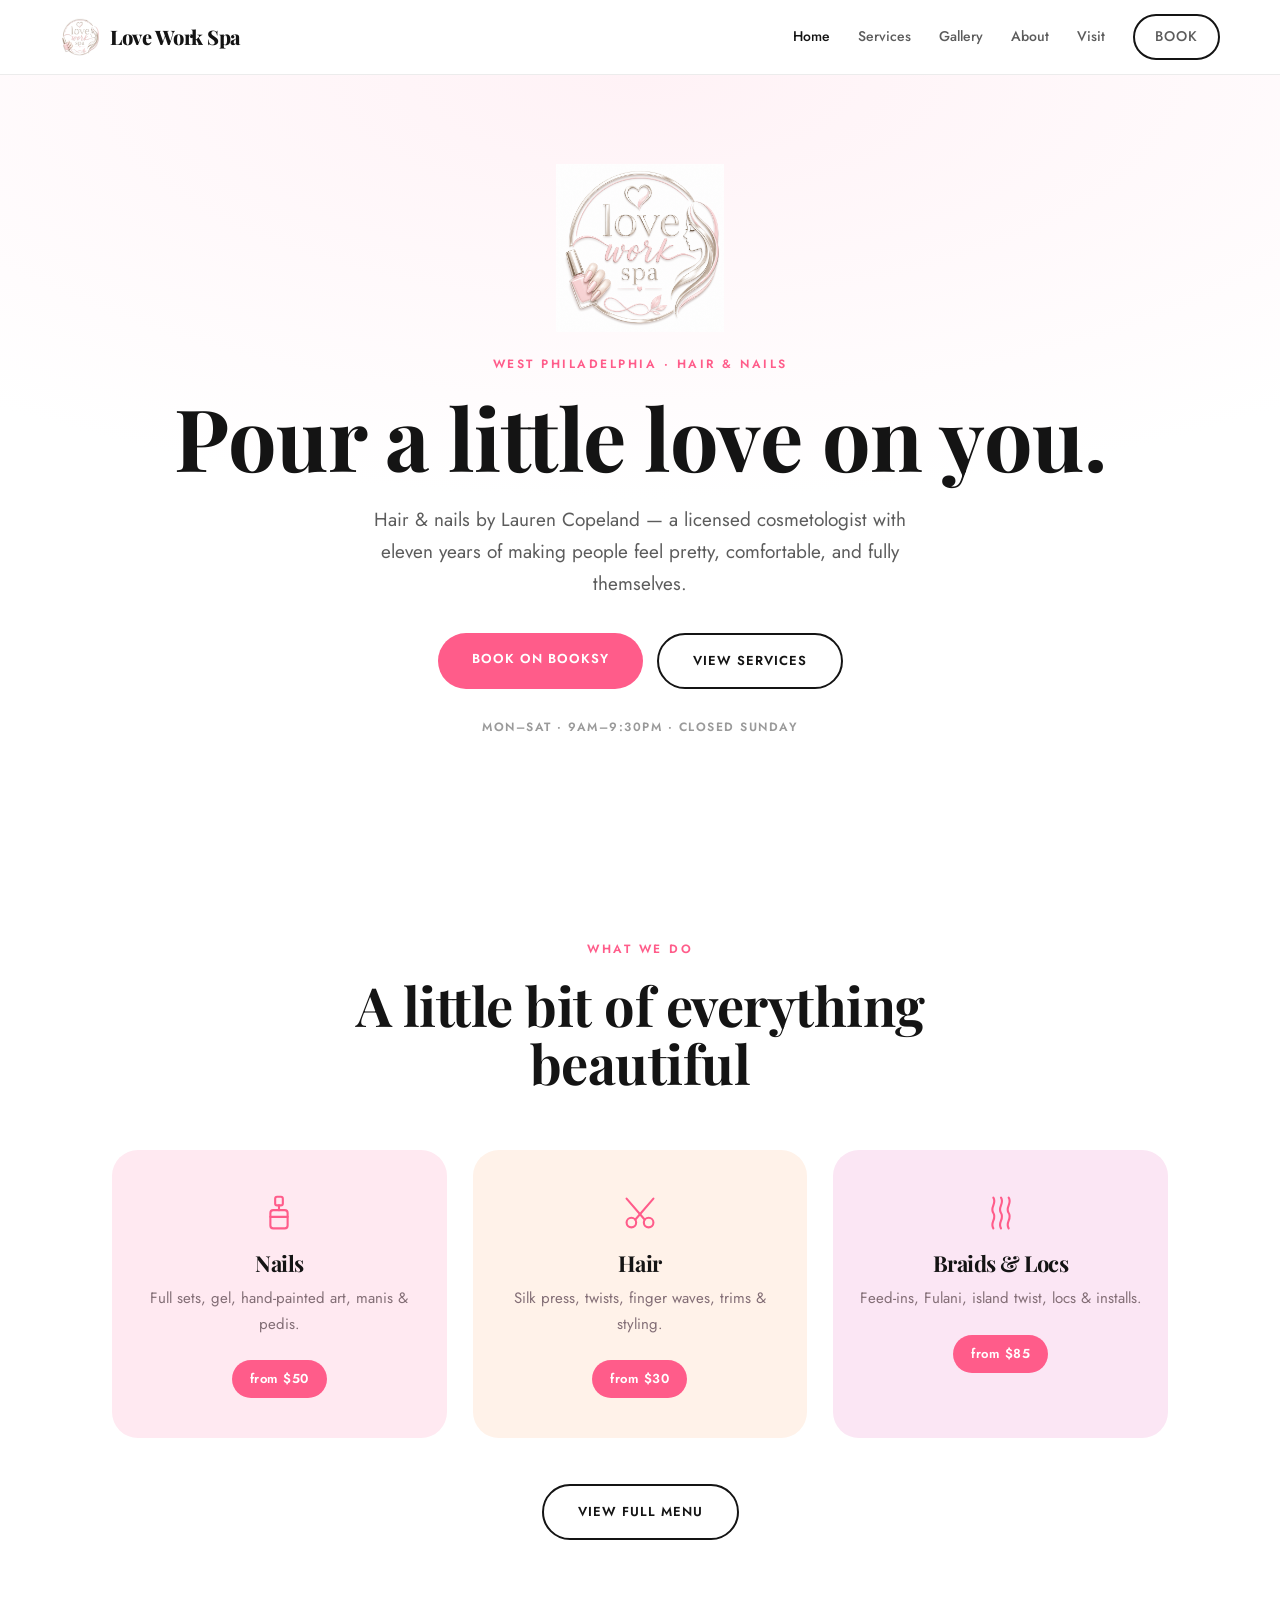
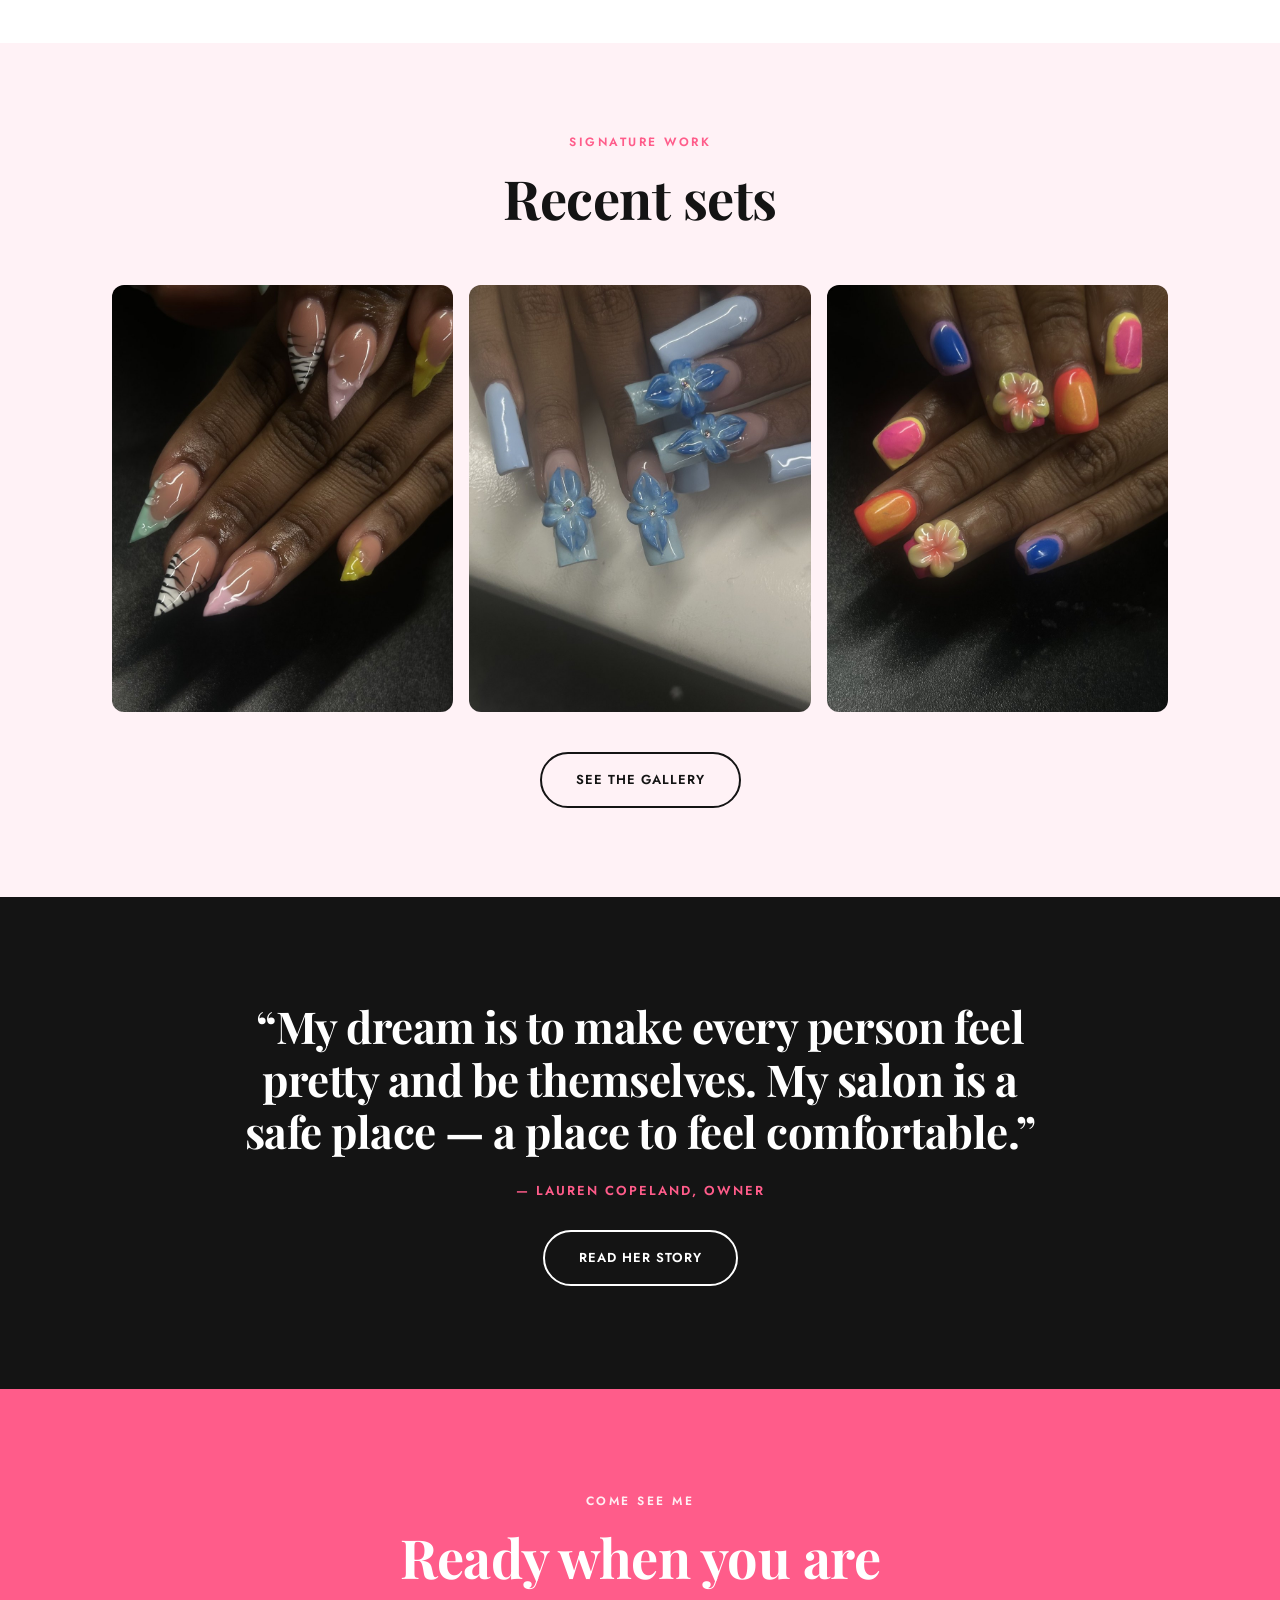
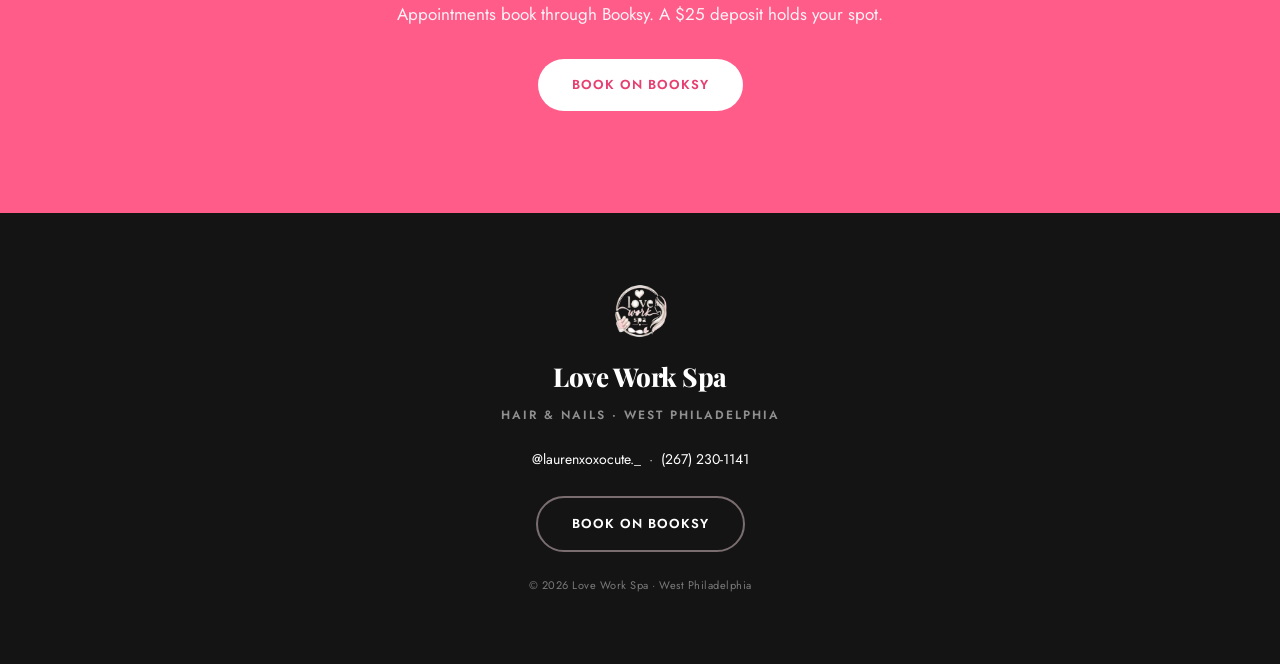
<file: index.html>
<!doctype html>
<html lang="en">
<head>
<meta charset="utf-8">
<meta name="viewport" content="width=device-width, initial-scale=1">
<title>Love Work Spa — Hair & Nails · West Philadelphia</title>
<meta name="description" content="Love Work Spa — hair & nails by licensed cosmetologist Lauren Copeland in West Philadelphia. Book on Booksy.">
<link rel="preconnect" href="https://fonts.googleapis.com">
<link rel="preconnect" href="https://fonts.gstatic.com" crossorigin>
<link href="https://fonts.googleapis.com/css2?family=Playfair+Display:ital,wght@0,500;0,600;0,700;0,800;1,600&family=Jost:wght@300;400;500&display=swap" rel="stylesheet">
<link rel="stylesheet" href="style.css">
<link rel="icon" href="brand/logo-transparent.png">
</head>
<body>

<header class="site-header">
  <div class="wrap nav">
    <a href="index.html" class="logo-link"><img src="brand/logo-transparent.png" alt="Love Work Spa"><span>Love Work Spa</span></a>
    <nav class="menu">
      <a href="index.html" class="active">Home</a>
      <a href="services.html">Services</a>
      <a href="gallery.html">Gallery</a>
      <a href="about.html">About</a>
      <a href="book.html">Visit</a>
      <a class="btn btn-line" href="https://booksy.com/en-us/1821512_love-work-spa_nail-salon_134598_philadelphia" target="_blank" rel="noopener">Book</a>
    </nav>
  </div>
</header>

<section class="hero">
  <div class="wrap">
    <img class="logo" src="brand/logo-original.png" alt="Love Work Spa">
    <div class="kicker">West Philadelphia · Hair &amp; Nails</div>
    <h1>Pour a little love on you.</h1>
    <p class="lead">Hair &amp; nails by Lauren Copeland — a licensed cosmetologist with eleven years of making people feel pretty, comfortable, and fully themselves.</p>
    <div class="cta">
      <a class="btn btn-solid" href="https://booksy.com/en-us/1821512_love-work-spa_nail-salon_134598_philadelphia" target="_blank" rel="noopener">Book on Booksy</a>
      <a class="btn btn-line" href="services.html">View Services</a>
    </div>
    <div class="meta">Mon–Sat · 9am–9:30pm · Closed Sunday</div>
  </div>
</section>

<section>
  <div class="wrap">
    <div class="sec-head">
      <div class="kicker">What we do</div>
      <h2>A little bit of everything beautiful</h2>
    </div>
    <div class="trio">
      <div class="t">
        <div class="icon"><svg viewBox="0 0 48 48" fill="none" stroke="#ff5c8a" stroke-width="2.2" stroke-linecap="round" stroke-linejoin="round"><rect x="15" y="21" width="18" height="19" rx="3"/><rect x="20" y="7" width="8" height="9" rx="2"/><path d="M24 16v5"/><path d="M15 28h18"/></svg></div>
        <h3>Nails</h3>
        <p>Full sets, gel, hand-painted art, manis &amp; pedis.</p>
        <div class="price">from $50</div>
      </div>
      <div class="t">
        <div class="icon"><svg viewBox="0 0 48 48" fill="none" stroke="#ff5c8a" stroke-width="2.2" stroke-linecap="round" stroke-linejoin="round"><circle cx="15" cy="34" r="5"/><circle cx="33" cy="34" r="5"/><path d="M19 31 38 9"/><path d="M29 31 10 9"/></svg></div>
        <h3>Hair</h3>
        <p>Silk press, twists, finger waves, trims &amp; styling.</p>
        <div class="price">from $30</div>
      </div>
      <div class="t">
        <div class="icon"><svg viewBox="0 0 48 48" fill="none" stroke="#ff5c8a" stroke-width="2.2" stroke-linecap="round"><path d="M16 8C20 14 12 18 16 24C20 30 12 34 16 40"/><path d="M24 8C28 14 20 18 24 24C28 30 20 34 24 40"/><path d="M32 8C36 14 28 18 32 24C36 30 28 34 32 40"/></svg></div>
        <h3>Braids &amp; Locs</h3>
        <p>Feed-ins, Fulani, island twist, locs &amp; installs.</p>
        <div class="price">from $85</div>
      </div>
    </div>
    <div class="center" style="margin-top:46px">
      <a class="btn btn-line" href="services.html">View Full Menu</a>
    </div>
  </div>
</section>

<section style="background:var(--blush-soft);padding-top:clamp(56px,7vw,90px);padding-bottom:clamp(56px,7vw,90px)">
  <div class="wrap">
    <div class="sec-head">
      <div class="kicker">Signature work</div>
      <h2>Recent sets</h2>
    </div>
    <div class="showcase">
      <img src="photos-web/07.jpg" alt="Nail set" loading="lazy">
      <img src="photos-web/12.jpg" alt="Nail set" loading="lazy">
      <img src="photos-web/08.jpg" alt="Nail set" loading="lazy">
    </div>
    <div class="center" style="margin-top:40px">
      <a class="btn btn-line" href="gallery.html">See the Gallery</a>
    </div>
  </div>
</section>

<section class="quote">
  <div class="wrap">
    <blockquote>“My dream is to make every person feel pretty and be themselves. My salon is a safe place — a place to feel comfortable.”</blockquote>
    <div class="center"><div class="by">— Lauren Copeland, Owner</div>
      <div style="margin-top:28px"><a class="btn btn-line" href="about.html">Read Her Story</a></div>
    </div>
  </div>
</section>

<section class="band">
  <div class="wrap center">
    <div class="kicker">Come see me</div>
    <h2>Ready when you are</h2>
    <p style="max-width:520px;margin:14px auto 30px">Appointments book through Booksy. A $25 deposit holds your spot.</p>
    <a class="btn btn-ivory" href="https://booksy.com/en-us/1821512_love-work-spa_nail-salon_134598_philadelphia" target="_blank" rel="noopener">Book on Booksy</a>
  </div>
</section>

<footer class="site-footer">
  <div class="wrap">
    <img class="foot-logo" src="brand/logo-transparent.png" alt="Love Work Spa">
    <div class="fname">Love Work Spa</div>
    <div class="ftag">Hair &amp; Nails · West Philadelphia</div>
    <div class="flinks"><a href="https://instagram.com/laurenxoxocute._" target="_blank" rel="noopener">@laurenxoxocute._</a> &nbsp;·&nbsp; <a href="sms:+12672301141">(267) 230-1141</a></div>
    <a class="btn btn-line" style="border-color:#7a6d70;color:#fff" href="https://booksy.com/en-us/1821512_love-work-spa_nail-salon_134598_philadelphia" target="_blank" rel="noopener">Book on Booksy</a>
    <div class="copy">© 2026 Love Work Spa · West Philadelphia</div>
  </div>
</footer>

</body>
</html>
</file>
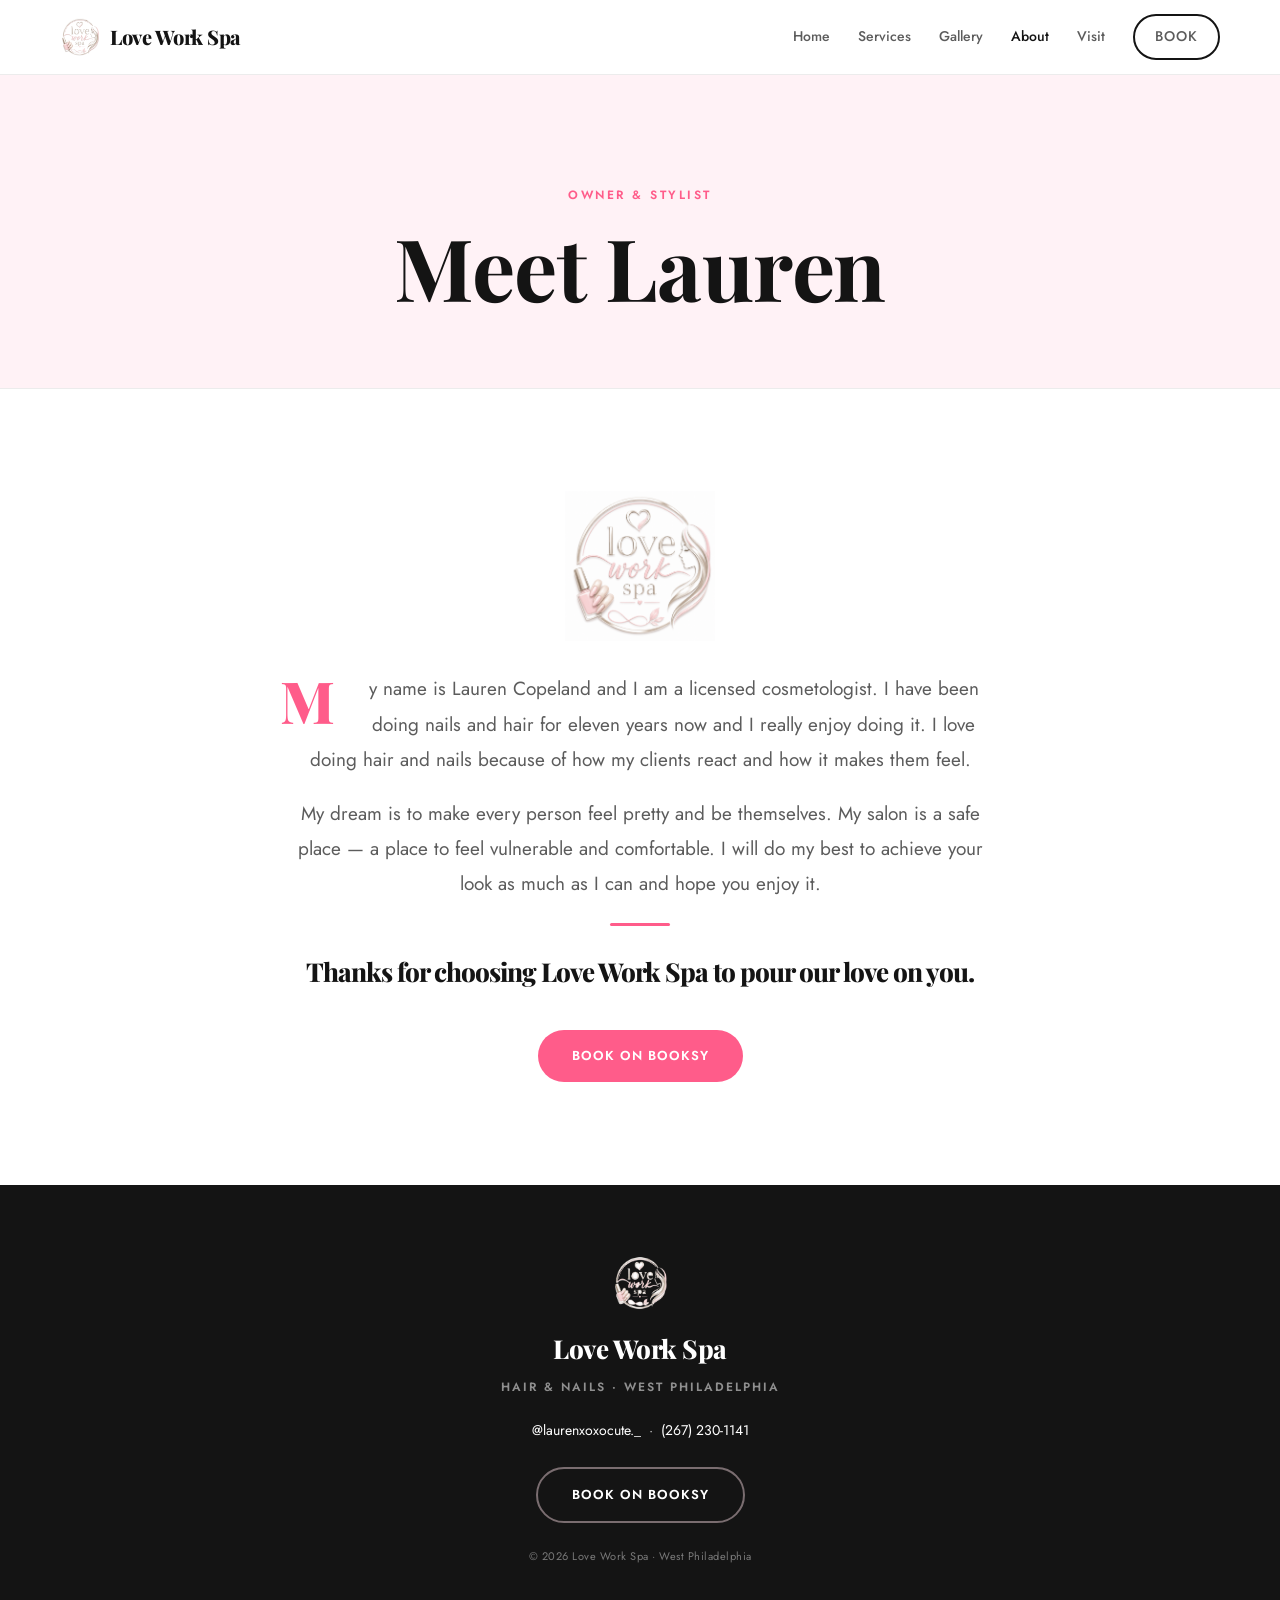
<file: about.html>
<!doctype html>
<html lang="en">
<head>
<meta charset="utf-8">
<meta name="viewport" content="width=device-width, initial-scale=1">
<title>About Lauren — Love Work Spa</title>
<link rel="preconnect" href="https://fonts.googleapis.com">
<link rel="preconnect" href="https://fonts.gstatic.com" crossorigin>
<link href="https://fonts.googleapis.com/css2?family=Playfair+Display:ital,wght@0,500;0,600;0,700;0,800;1,600&family=Jost:wght@300;400;500&display=swap" rel="stylesheet">
<link rel="stylesheet" href="style.css">
<link rel="icon" href="brand/logo-transparent.png">
</head>
<body>

<header class="site-header">
  <div class="wrap nav">
    <a href="index.html" class="logo-link"><img src="brand/logo-transparent.png" alt="Love Work Spa"><span>Love Work Spa</span></a>
    <nav class="menu">
      <a href="index.html">Home</a>
      <a href="services.html">Services</a>
      <a href="gallery.html">Gallery</a>
      <a href="about.html" class="active">About</a>
      <a href="book.html">Visit</a>
      <a class="btn btn-line" href="https://booksy.com/en-us/1821512_love-work-spa_nail-salon_134598_philadelphia" target="_blank" rel="noopener">Book</a>
    </nav>
  </div>
</header>

<div class="page-hero">
  <div class="wrap">
    <div class="kicker">Owner &amp; Stylist</div>
    <h1>Meet Lauren</h1>
  </div>
</div>

<section>
  <div class="wrap">
    <div class="about-body">
      <img src="brand/logo-original.png" alt="Love Work Spa" style="width:150px;margin:0 auto 30px">
      <p class="first-letter">My name is Lauren Copeland and I am a licensed cosmetologist. I have been doing nails and hair for eleven years now and I really enjoy doing it. I love doing hair and nails because of how my clients react and how it makes them feel.</p>
      <p>My dream is to make every person feel pretty and be themselves. My salon is a safe place — a place to feel vulnerable and comfortable. I will do my best to achieve your look as much as I can and hope you enjoy it.</p>
      <hr class="rule">
      <p style="font-family:var(--display);font-weight:800;font-size:26px;letter-spacing:-1px;color:var(--ink)">Thanks for choosing Love Work Spa to pour our love on you.</p>
      <div style="margin-top:34px"><a class="btn btn-solid" href="https://booksy.com/en-us/1821512_love-work-spa_nail-salon_134598_philadelphia" target="_blank" rel="noopener">Book on Booksy</a></div>
    </div>
  </div>
</section>

<footer class="site-footer">
  <div class="wrap">
    <img class="foot-logo" src="brand/logo-transparent.png" alt="Love Work Spa">
    <div class="fname">Love Work Spa</div>
    <div class="ftag">Hair &amp; Nails · West Philadelphia</div>
    <div class="flinks"><a href="https://instagram.com/laurenxoxocute._" target="_blank" rel="noopener">@laurenxoxocute._</a> &nbsp;·&nbsp; <a href="sms:+12672301141">(267) 230-1141</a></div>
    <a class="btn btn-line" style="border-color:#7a6d70;color:#fff" href="https://booksy.com/en-us/1821512_love-work-spa_nail-salon_134598_philadelphia" target="_blank" rel="noopener">Book on Booksy</a>
    <div class="copy">© 2026 Love Work Spa · West Philadelphia</div>
  </div>
</footer>

</body>
</html>
</file>
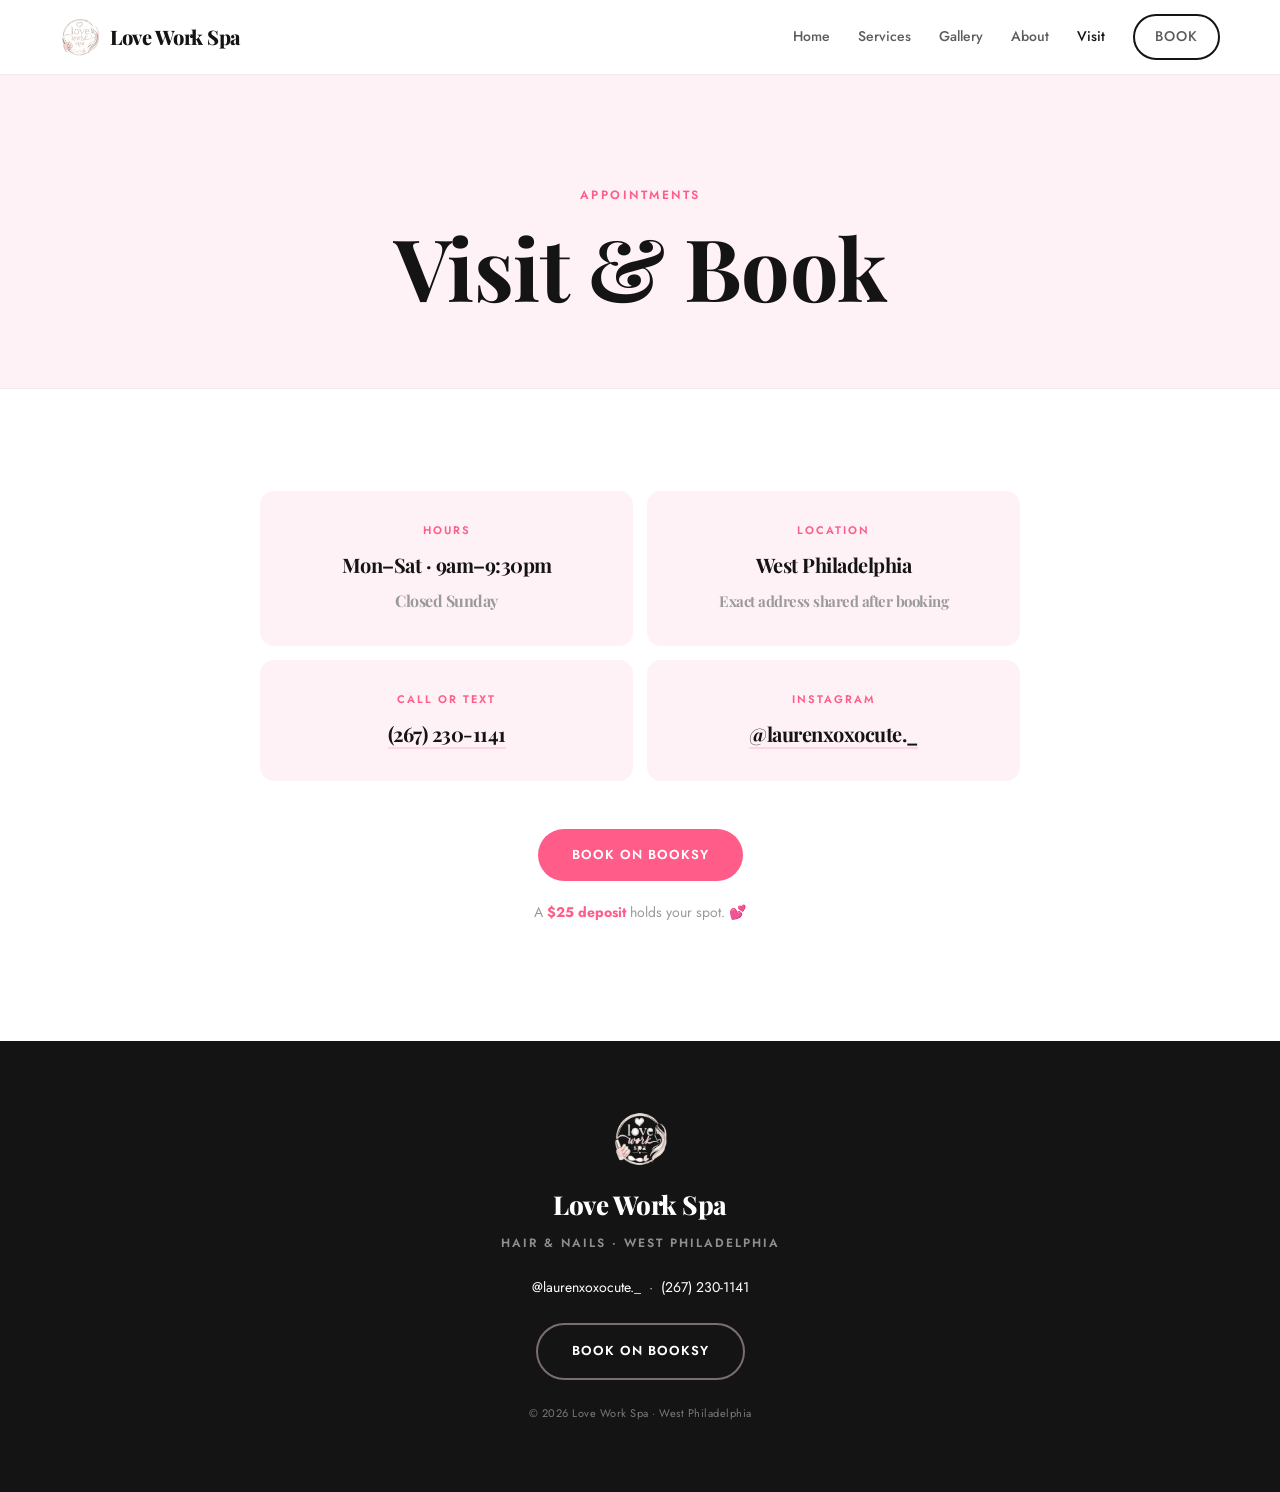
<file: book.html>
<!doctype html>
<html lang="en">
<head>
<meta charset="utf-8">
<meta name="viewport" content="width=device-width, initial-scale=1">
<title>Visit & Book — Love Work Spa</title>
<link rel="preconnect" href="https://fonts.googleapis.com">
<link rel="preconnect" href="https://fonts.gstatic.com" crossorigin>
<link href="https://fonts.googleapis.com/css2?family=Playfair+Display:ital,wght@0,500;0,600;0,700;0,800;1,600&family=Jost:wght@300;400;500&display=swap" rel="stylesheet">
<link rel="stylesheet" href="style.css">
<link rel="icon" href="brand/logo-transparent.png">
</head>
<body>

<header class="site-header">
  <div class="wrap nav">
    <a href="index.html" class="logo-link"><img src="brand/logo-transparent.png" alt="Love Work Spa"><span>Love Work Spa</span></a>
    <nav class="menu">
      <a href="index.html">Home</a>
      <a href="services.html">Services</a>
      <a href="gallery.html">Gallery</a>
      <a href="about.html">About</a>
      <a href="book.html" class="active">Visit</a>
      <a class="btn btn-line" href="https://booksy.com/en-us/1821512_love-work-spa_nail-salon_134598_philadelphia" target="_blank" rel="noopener">Book</a>
    </nav>
  </div>
</header>

<div class="page-hero">
  <div class="wrap">
    <div class="kicker">Appointments</div>
    <h1>Visit &amp; Book</h1>
  </div>
</div>

<section>
  <div class="wrap">
    <div class="info">
      <div class="cell">
        <div class="lab">Hours</div>
        <div class="val">Mon–Sat · 9am–9:30pm<br><span style="font-size:16px;color:var(--mut)">Closed Sunday</span></div>
      </div>
      <div class="cell">
        <div class="lab">Location</div>
        <div class="val">West Philadelphia<br><span style="font-size:15px;color:var(--mut)">Exact address shared after booking</span></div>
      </div>
      <div class="cell">
        <div class="lab">Call or Text</div>
        <div class="val"><a href="sms:+12672301141">(267) 230-1141</a></div>
      </div>
      <div class="cell">
        <div class="lab">Instagram</div>
        <div class="val"><a href="https://instagram.com/laurenxoxocute._" target="_blank" rel="noopener">@laurenxoxocute._</a></div>
      </div>
    </div>

    <div class="center">
      <a class="btn btn-solid" href="https://booksy.com/en-us/1821512_love-work-spa_nail-salon_134598_philadelphia" target="_blank" rel="noopener">Book on Booksy</a>
      <p class="deposit" style="margin-top:20px">A <b>$25 deposit</b> holds your spot. 💕</p>
    </div>
  </div>
</section>

<footer class="site-footer">
  <div class="wrap">
    <img class="foot-logo" src="brand/logo-transparent.png" alt="Love Work Spa">
    <div class="fname">Love Work Spa</div>
    <div class="ftag">Hair &amp; Nails · West Philadelphia</div>
    <div class="flinks"><a href="https://instagram.com/laurenxoxocute._" target="_blank" rel="noopener">@laurenxoxocute._</a> &nbsp;·&nbsp; <a href="sms:+12672301141">(267) 230-1141</a></div>
    <a class="btn btn-line" style="border-color:#7a6d70;color:#fff" href="https://booksy.com/en-us/1821512_love-work-spa_nail-salon_134598_philadelphia" target="_blank" rel="noopener">Book on Booksy</a>
    <div class="copy">© 2026 Love Work Spa · West Philadelphia</div>
  </div>
</footer>

</body>
</html>
</file>
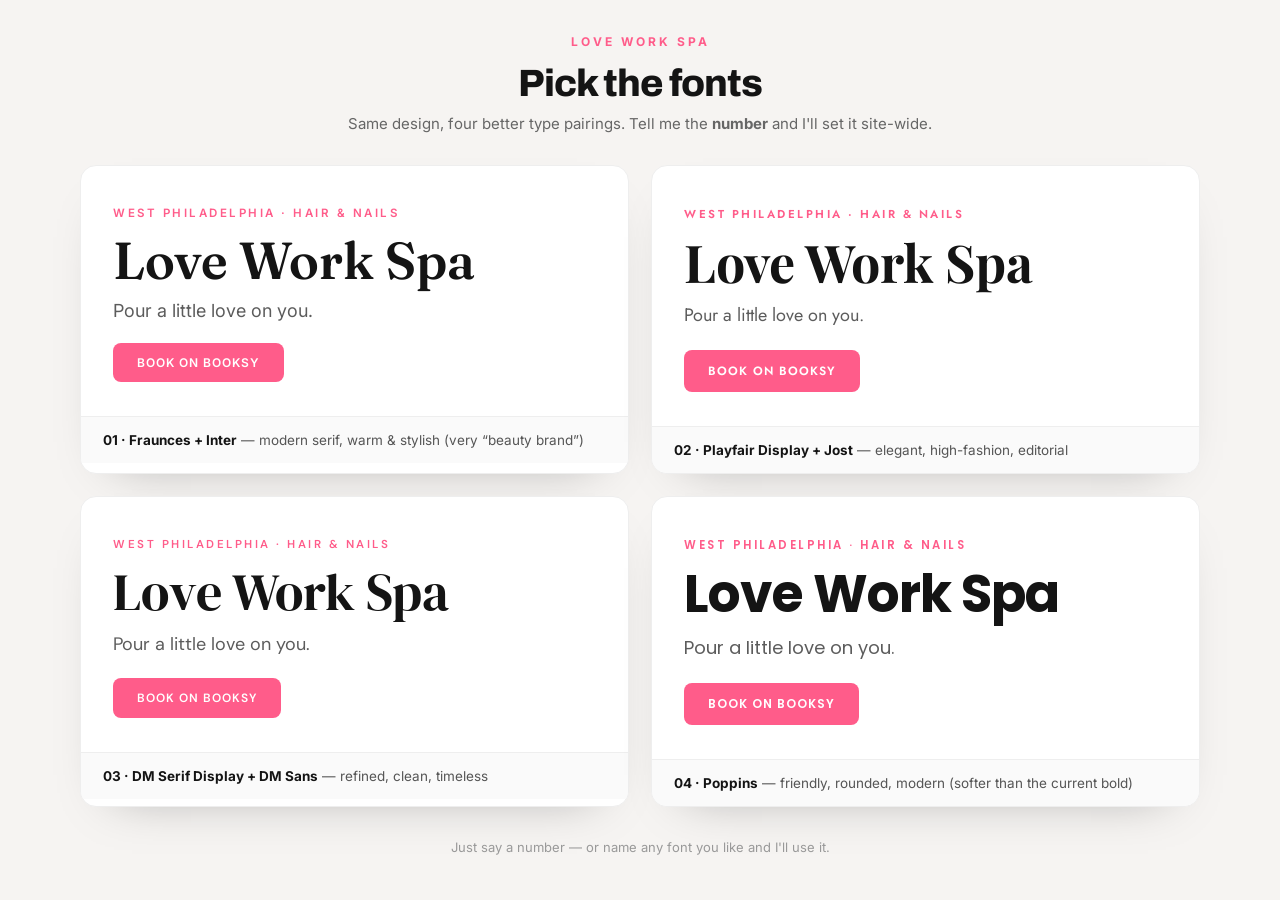
<file: fonts.html>
<!doctype html>
<html lang="en">
<head>
<meta charset="utf-8">
<meta name="viewport" content="width=device-width, initial-scale=1">
<title>Love Work Spa — Pick the Fonts</title>
<link rel="preconnect" href="https://fonts.googleapis.com">
<link rel="preconnect" href="https://fonts.gstatic.com" crossorigin>
<link href="https://fonts.googleapis.com/css2?family=Fraunces:ital,opsz,wght@0,9..144,500;0,9..144,600;1,9..144,500&family=Inter:wght@400;500;600&family=Playfair+Display:ital,wght@0,600;0,700;1,600&family=Jost:wght@400;500&family=DM+Serif+Display:ital@0;1&family=DM+Sans:wght@400;500;700&family=Poppins:wght@400;600;700&family=Archivo:wght@700;800&display=swap" rel="stylesheet">
<style>
  *{box-sizing:border-box;}
  body{margin:0;background:#f6f4f2;color:#141414;font-family:'Inter',sans-serif;padding:34px clamp(16px,4vw,48px);}
  .head{text-align:center;max-width:640px;margin:0 auto 32px;}
  .head .k{text-transform:uppercase;letter-spacing:3px;font-size:12px;color:#ff5c8a;font-weight:700;}
  .head h1{font-family:'Archivo',sans-serif;font-weight:800;font-size:clamp(26px,4vw,38px);margin:8px 0 10px;letter-spacing:-1px;}
  .head p{color:#666;font-size:15px;margin:0;}
  .grid{display:grid;grid-template-columns:1fr 1fr;gap:22px;max-width:1120px;margin:0 auto;}
  @media(max-width:760px){.grid{grid-template-columns:1fr;}}
  .tile{background:#fff;border:1px solid #eee;border-radius:16px;overflow:hidden;box-shadow:0 20px 50px -34px rgba(0,0,0,.35);}
  .demo{padding:40px 32px 34px;}
  .k{text-transform:uppercase;letter-spacing:2.5px;font-size:11.5px;font-weight:600;color:#ff5c8a;margin-bottom:14px;}
  .h{font-size:clamp(38px,5vw,52px);line-height:1;color:#141414;margin-bottom:14px;}
  .tag{font-size:18px;color:#5c5c5c;margin-bottom:22px;}
  .btn{display:inline-block;background:#ff5c8a;color:#fff;font-size:12px;font-weight:600;letter-spacing:1px;
       text-transform:uppercase;padding:12px 24px;border-radius:8px;}
  .lbl{padding:15px 22px;background:#fafafa;border-top:1px solid #eee;font-size:13.5px;color:#555;}
  .lbl b{color:#141414;}
</style>
</head>
<body>

<div class="head">
  <div class="k">Love Work Spa</div>
  <h1>Pick the fonts</h1>
  <p>Same design, four better type pairings. Tell me the <b>number</b> and I'll set it site-wide.</p>
</div>

<div class="grid">

  <div class="tile">
    <div class="demo" style="font-family:'Inter',sans-serif">
      <div class="k">West Philadelphia · Hair &amp; Nails</div>
      <div class="h" style="font-family:'Fraunces',serif;font-weight:600">Love Work Spa</div>
      <div class="tag">Pour a little love on you.</div>
      <span class="btn">Book on Booksy</span>
    </div>
    <div class="lbl"><b>01 · Fraunces + Inter</b> — modern serif, warm &amp; stylish (very “beauty brand”)</div>
  </div>

  <div class="tile">
    <div class="demo" style="font-family:'Jost',sans-serif">
      <div class="k">West Philadelphia · Hair &amp; Nails</div>
      <div class="h" style="font-family:'Playfair Display',serif;font-weight:700">Love Work Spa</div>
      <div class="tag">Pour a little love on you.</div>
      <span class="btn">Book on Booksy</span>
    </div>
    <div class="lbl"><b>02 · Playfair Display + Jost</b> — elegant, high-fashion, editorial</div>
  </div>

  <div class="tile">
    <div class="demo" style="font-family:'DM Sans',sans-serif">
      <div class="k">West Philadelphia · Hair &amp; Nails</div>
      <div class="h" style="font-family:'DM Serif Display',serif">Love Work Spa</div>
      <div class="tag">Pour a little love on you.</div>
      <span class="btn">Book on Booksy</span>
    </div>
    <div class="lbl"><b>03 · DM Serif Display + DM Sans</b> — refined, clean, timeless</div>
  </div>

  <div class="tile">
    <div class="demo" style="font-family:'Poppins',sans-serif">
      <div class="k">West Philadelphia · Hair &amp; Nails</div>
      <div class="h" style="font-family:'Poppins',sans-serif;font-weight:700;letter-spacing:-1px">Love Work Spa</div>
      <div class="tag">Pour a little love on you.</div>
      <span class="btn">Book on Booksy</span>
    </div>
    <div class="lbl"><b>04 · Poppins</b> — friendly, rounded, modern (softer than the current bold)</div>
  </div>

</div>

<p style="text-align:center;color:#999;font-size:13px;margin:32px auto 0">Just say a number — or name any font you like and I'll use it.</p>

</body>
</html>
</file>
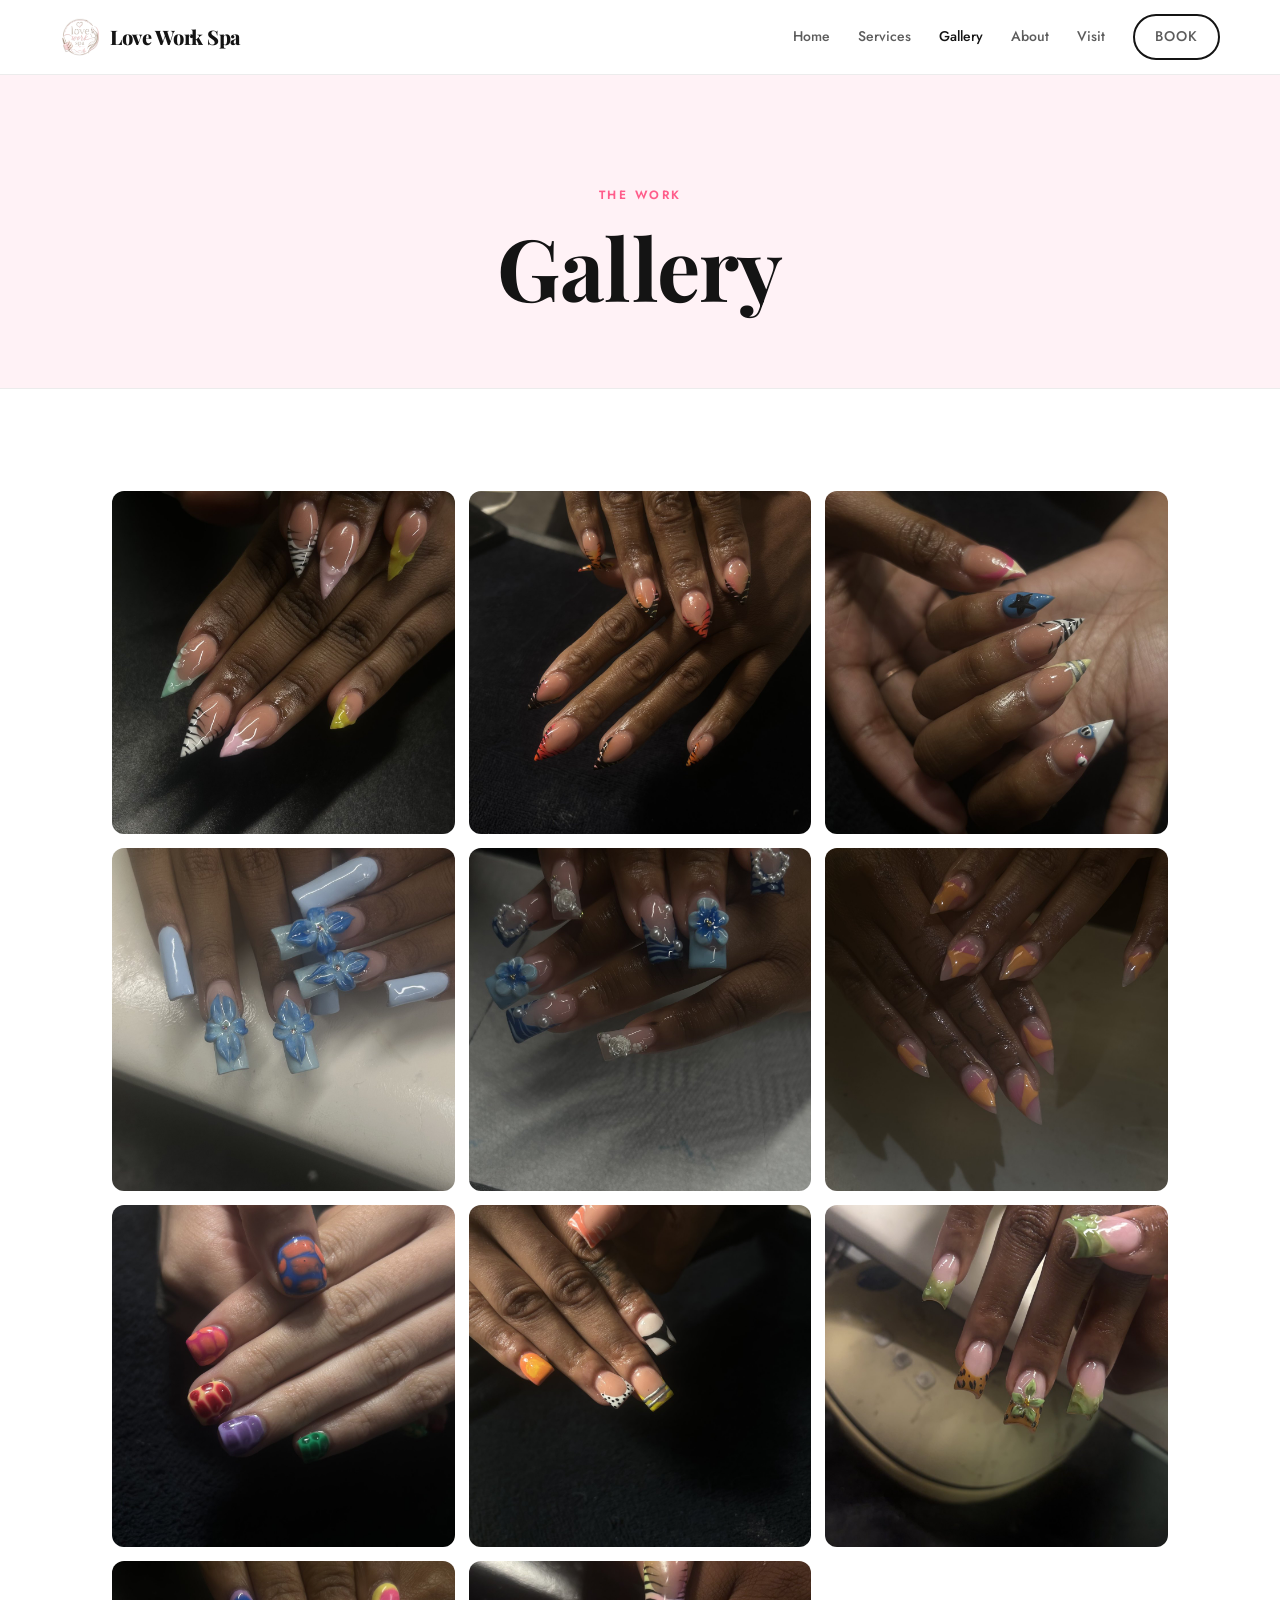
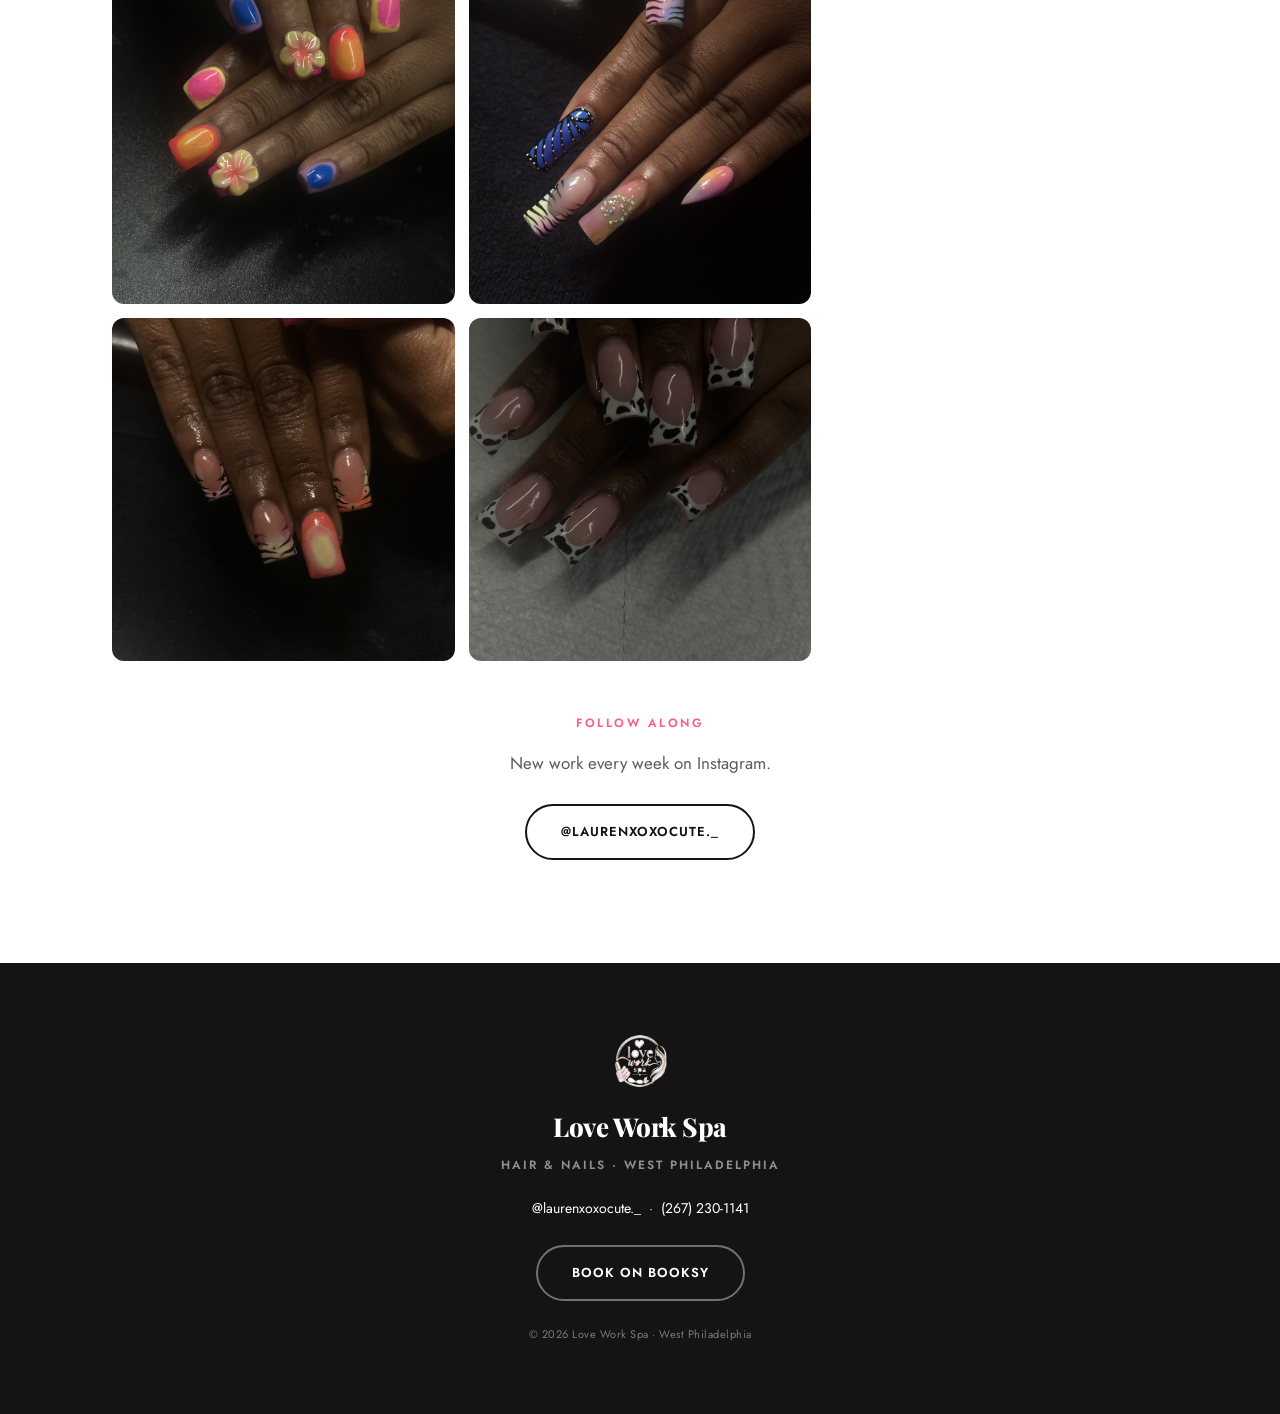
<file: gallery.html>
<!doctype html>
<html lang="en">
<head>
<meta charset="utf-8">
<meta name="viewport" content="width=device-width, initial-scale=1">
<title>Gallery — Love Work Spa</title>
<link rel="preconnect" href="https://fonts.googleapis.com">
<link rel="preconnect" href="https://fonts.gstatic.com" crossorigin>
<link href="https://fonts.googleapis.com/css2?family=Playfair+Display:ital,wght@0,500;0,600;0,700;0,800;1,600&family=Jost:wght@300;400;500&display=swap" rel="stylesheet">
<link rel="stylesheet" href="style.css">
<link rel="icon" href="brand/logo-transparent.png">
</head>
<body>

<header class="site-header">
  <div class="wrap nav">
    <a href="index.html" class="logo-link"><img src="brand/logo-transparent.png" alt="Love Work Spa"><span>Love Work Spa</span></a>
    <nav class="menu">
      <a href="index.html">Home</a>
      <a href="services.html">Services</a>
      <a href="gallery.html" class="active">Gallery</a>
      <a href="about.html">About</a>
      <a href="book.html">Visit</a>
      <a class="btn btn-line" href="https://booksy.com/en-us/1821512_love-work-spa_nail-salon_134598_philadelphia" target="_blank" rel="noopener">Book</a>
    </nav>
  </div>
</header>

<div class="page-hero">
  <div class="wrap">
    <div class="kicker">The Work</div>
    <h1>Gallery</h1>
  </div>
</div>

<section>
  <div class="wrap">
    <div class="gal">
      <img src="photos-web/07.jpg" alt="Nail set" loading="lazy">
      <img src="photos-web/12.jpg" alt="Nail set" loading="lazy">
      <img src="photos-web/03.jpg" alt="Nail set" loading="lazy">
      <img src="photos-web/08.jpg" alt="Nail set" loading="lazy">
      <img src="photos-web/05.jpg" alt="Nail set" loading="lazy">
      <img src="photos-web/01.jpg" alt="Nail set" loading="lazy">
      <img src="photos-web/10.jpg" alt="Nail set" loading="lazy">
      <img src="photos-web/02.jpg" alt="Nail set" loading="lazy">
      <img src="photos-web/06.jpg" alt="Nail set" loading="lazy">
      <img src="photos-web/09.jpg" alt="Nail set" loading="lazy">
      <img src="photos-web/04.jpg" alt="Nail set" loading="lazy">
      <img src="photos-web/11.jpg" alt="Nail set" loading="lazy">
      <img src="photos-web/13.jpg" alt="Nail set" loading="lazy">
    </div>
    <div class="center" style="margin-top:52px">
      <div class="kicker">Follow along</div>
      <p style="margin-bottom:26px">New work every week on Instagram.</p>
      <a class="btn btn-line" href="https://instagram.com/laurenxoxocute._" target="_blank" rel="noopener">@laurenxoxocute._</a>
    </div>
  </div>
</section>

<footer class="site-footer">
  <div class="wrap">
    <img class="foot-logo" src="brand/logo-transparent.png" alt="Love Work Spa">
    <div class="fname">Love Work Spa</div>
    <div class="ftag">Hair &amp; Nails · West Philadelphia</div>
    <div class="flinks"><a href="https://instagram.com/laurenxoxocute._" target="_blank" rel="noopener">@laurenxoxocute._</a> &nbsp;·&nbsp; <a href="sms:+12672301141">(267) 230-1141</a></div>
    <a class="btn btn-line" style="border-color:#7a6d70;color:#fff" href="https://booksy.com/en-us/1821512_love-work-spa_nail-salon_134598_philadelphia" target="_blank" rel="noopener">Book on Booksy</a>
    <div class="copy">© 2026 Love Work Spa · West Philadelphia</div>
  </div>
</footer>

</body>
</html>
</file>
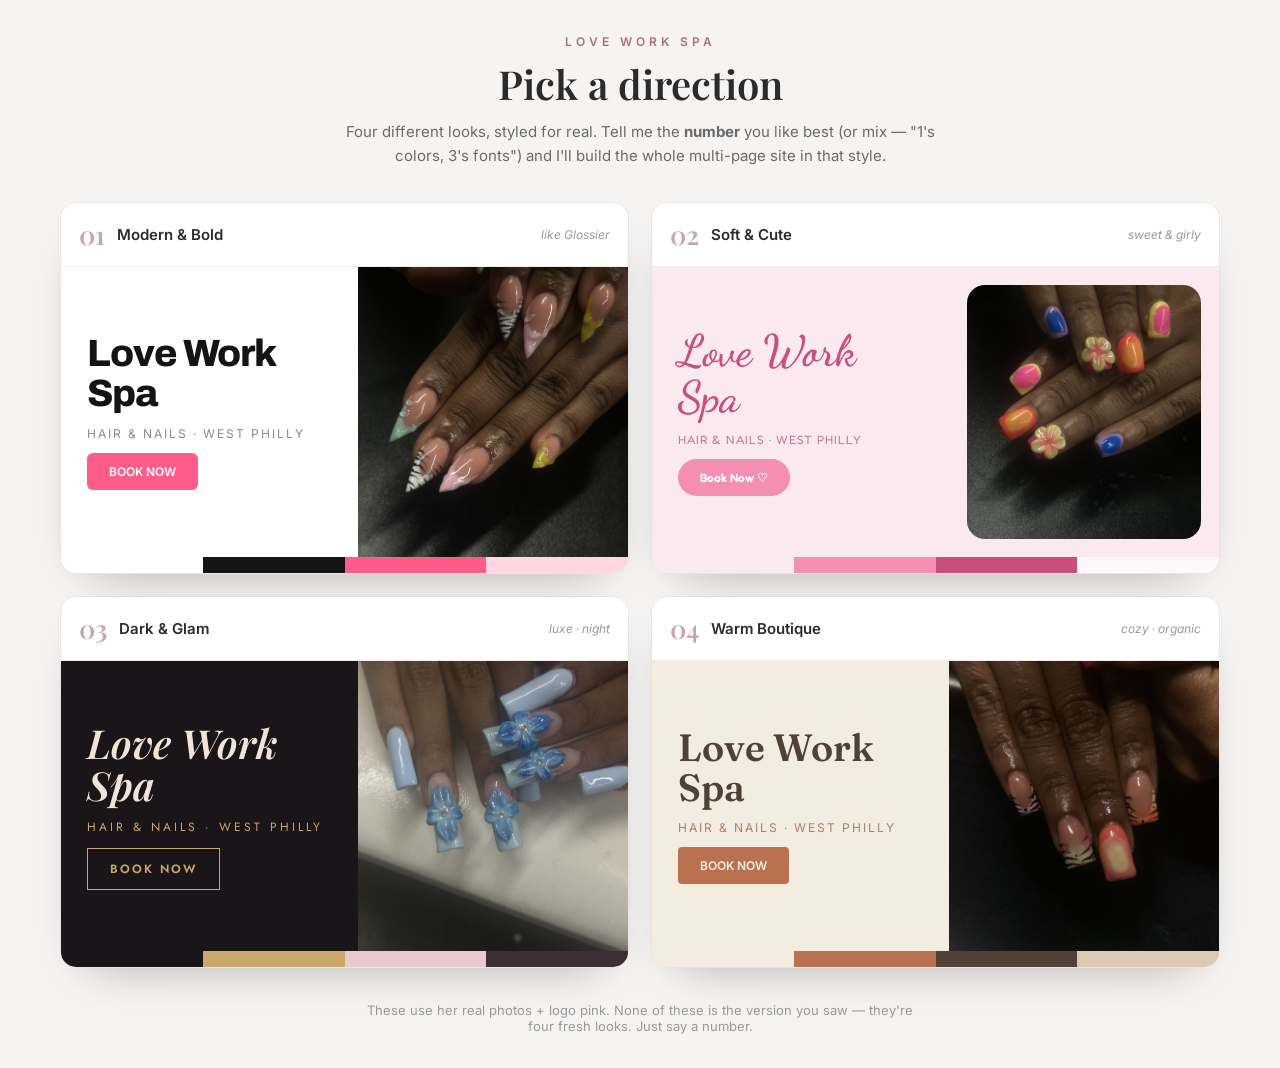
<file: pick.html>
<!doctype html>
<html lang="en">
<head>
<meta charset="utf-8">
<meta name="viewport" content="width=device-width, initial-scale=1">
<title>Love Work Spa — Pick a Direction</title>
<link rel="preconnect" href="https://fonts.googleapis.com">
<link rel="preconnect" href="https://fonts.gstatic.com" crossorigin>
<link href="https://fonts.googleapis.com/css2?family=Archivo:wght@500;700;800&family=Inter:wght@400;500;600&family=Fredoka:wght@500;600&family=Dancing+Script:wght@600&family=Playfair+Display:ital,wght@0,600;1,600&family=Jost:wght@300;500&family=Fraunces:ital,opsz,wght@0,9..144,500;0,9..144,600;1,9..144,500&display=swap" rel="stylesheet">
<style>
  *{box-sizing:border-box;}
  body{margin:0;background:#f6f4f2;color:#2b2b2b;font-family:'Inter',-apple-system,sans-serif;padding:34px clamp(16px,4vw,48px);}
  .head{text-align:center;max-width:640px;margin:0 auto 34px;}
  .head .k{text-transform:uppercase;letter-spacing:4px;font-size:12px;color:#b06d80;font-weight:600;}
  .head h1{font-family:'Playfair Display',serif;font-weight:600;font-size:clamp(28px,4vw,40px);margin:8px 0 10px;}
  .head p{color:#6a6a6a;font-size:15px;line-height:1.6;margin:0;}
  .grid{display:grid;grid-template-columns:1fr 1fr;gap:22px;max-width:1160px;margin:0 auto;}
  @media(max-width:780px){.grid{grid-template-columns:1fr;}}
  .tile{border-radius:16px;overflow:hidden;box-shadow:0 20px 50px -30px rgba(0,0,0,.4);border:1px solid rgba(0,0,0,.06);}
  .tbar{display:flex;align-items:center;gap:12px;padding:14px 18px;background:#fff;border-bottom:1px solid #eee;}
  .tnum{font-family:'Playfair Display',serif;font-size:26px;font-weight:600;color:#c9a3ac;}
  .tbar .nm{font-weight:600;font-size:15px;}
  .tbar .insp{font-size:12px;color:#999;margin-left:auto;font-style:italic;}
  .hero{display:grid;grid-template-columns:1.1fr 1fr;min-height:290px;}
  .hero .txt{padding:30px 26px;display:flex;flex-direction:column;justify-content:center;gap:12px;}
  .hero .ph{background-size:cover;background-position:center;}
  .heading{line-height:1.05;}
  .tag{font-size:12px;letter-spacing:2px;text-transform:uppercase;}
  .btn{align-self:flex-start;font-size:12px;font-weight:600;padding:11px 22px;cursor:default;}
  .pal{display:flex;gap:0;height:16px;}
  .pal span{flex:1;}
  @media(max-width:480px){.hero{grid-template-columns:1fr;}.hero .ph{min-height:180px;}}
</style>
</head>
<body>

<div class="head">
  <div class="k">Love Work Spa</div>
  <h1>Pick a direction</h1>
  <p>Four different looks, styled for real. Tell me the <b>number</b> you like best (or mix — "1's colors, 3's fonts") and I'll build the whole multi-page site in that style.</p>
</div>

<div class="grid">

  <!-- 01 MODERN & BOLD -->
  <div class="tile">
    <div class="tbar"><span class="tnum">01</span><span class="nm">Modern &amp; Bold</span><span class="insp">like Glossier</span></div>
    <div class="hero" style="background:#ffffff">
      <div class="txt">
        <div class="heading" style="font-family:'Archivo',sans-serif;font-weight:800;font-size:38px;color:#141414;letter-spacing:-1px">Love Work Spa</div>
        <div class="tag" style="color:#8a8a8a">Hair &amp; Nails · West Philly</div>
        <div class="btn" style="background:#ff5c8a;color:#fff;border-radius:6px">BOOK NOW</div>
      </div>
      <div class="ph" style="background-image:url('photos-web/07.jpg')"></div>
    </div>
    <div class="pal"><span style="background:#ffffff"></span><span style="background:#141414"></span><span style="background:#ff5c8a"></span><span style="background:#ffd6e2"></span></div>
  </div>

  <!-- 02 SOFT & CUTE -->
  <div class="tile">
    <div class="tbar"><span class="tnum">02</span><span class="nm">Soft &amp; Cute</span><span class="insp">sweet &amp; girly</span></div>
    <div class="hero" style="background:#fbe9f0">
      <div class="txt">
        <div class="heading" style="font-family:'Dancing Script',cursive;font-weight:600;font-size:44px;color:#c94f7c">Love Work Spa</div>
        <div class="tag" style="font-family:'Fredoka',sans-serif;color:#c07a95;letter-spacing:1px">Hair &amp; Nails · West Philly</div>
        <div class="btn" style="background:#f48fb1;color:#fff;border-radius:999px;font-family:'Fredoka',sans-serif">Book Now ♡</div>
      </div>
      <div class="ph" style="background-image:url('photos-web/08.jpg');margin:18px;border-radius:18px"></div>
    </div>
    <div class="pal"><span style="background:#fbe9f0"></span><span style="background:#f48fb1"></span><span style="background:#c94f7c"></span><span style="background:#fff7fa"></span></div>
  </div>

  <!-- 03 DARK & GLAM -->
  <div class="tile">
    <div class="tbar"><span class="tnum">03</span><span class="nm">Dark &amp; Glam</span><span class="insp">luxe · night</span></div>
    <div class="hero" style="background:#1a1518">
      <div class="txt">
        <div class="heading" style="font-family:'Playfair Display',serif;font-weight:600;font-style:italic;font-size:40px;color:#f0e4d6">Love Work Spa</div>
        <div class="tag" style="font-family:'Jost',sans-serif;color:#c9a86a;letter-spacing:3px">Hair &amp; Nails · West Philly</div>
        <div class="btn" style="background:transparent;border:1px solid #c9a86a;color:#c9a86a;font-family:'Jost',sans-serif;letter-spacing:2px">BOOK NOW</div>
      </div>
      <div class="ph" style="background-image:url('photos-web/12.jpg')"></div>
    </div>
    <div class="pal"><span style="background:#1a1518"></span><span style="background:#c9a86a"></span><span style="background:#e8c9d2"></span><span style="background:#3a2f34"></span></div>
  </div>

  <!-- 04 WARM BOUTIQUE -->
  <div class="tile">
    <div class="tbar"><span class="tnum">04</span><span class="nm">Warm Boutique</span><span class="insp">cozy · organic</span></div>
    <div class="hero" style="background:#f3ece1">
      <div class="txt">
        <div class="heading" style="font-family:'Fraunces',serif;font-weight:600;font-size:38px;color:#4f4136">Love Work Spa</div>
        <div class="tag" style="color:#a5836b;letter-spacing:2px">Hair &amp; Nails · West Philly</div>
        <div class="btn" style="background:#b9714f;color:#f7efe6;border-radius:4px">BOOK NOW</div>
      </div>
      <div class="ph" style="background-image:url('photos-web/05.jpg')"></div>
    </div>
    <div class="pal"><span style="background:#f3ece1"></span><span style="background:#b9714f"></span><span style="background:#4f4136"></span><span style="background:#dcc9b3"></span></div>
  </div>

</div>

<p style="text-align:center;color:#999;font-size:13px;margin:34px auto 0;max-width:560px">
  These use her real photos + logo pink. None of these is the version you saw — they're four fresh looks. Just say a number.
</p>

</body>
</html>
</file>
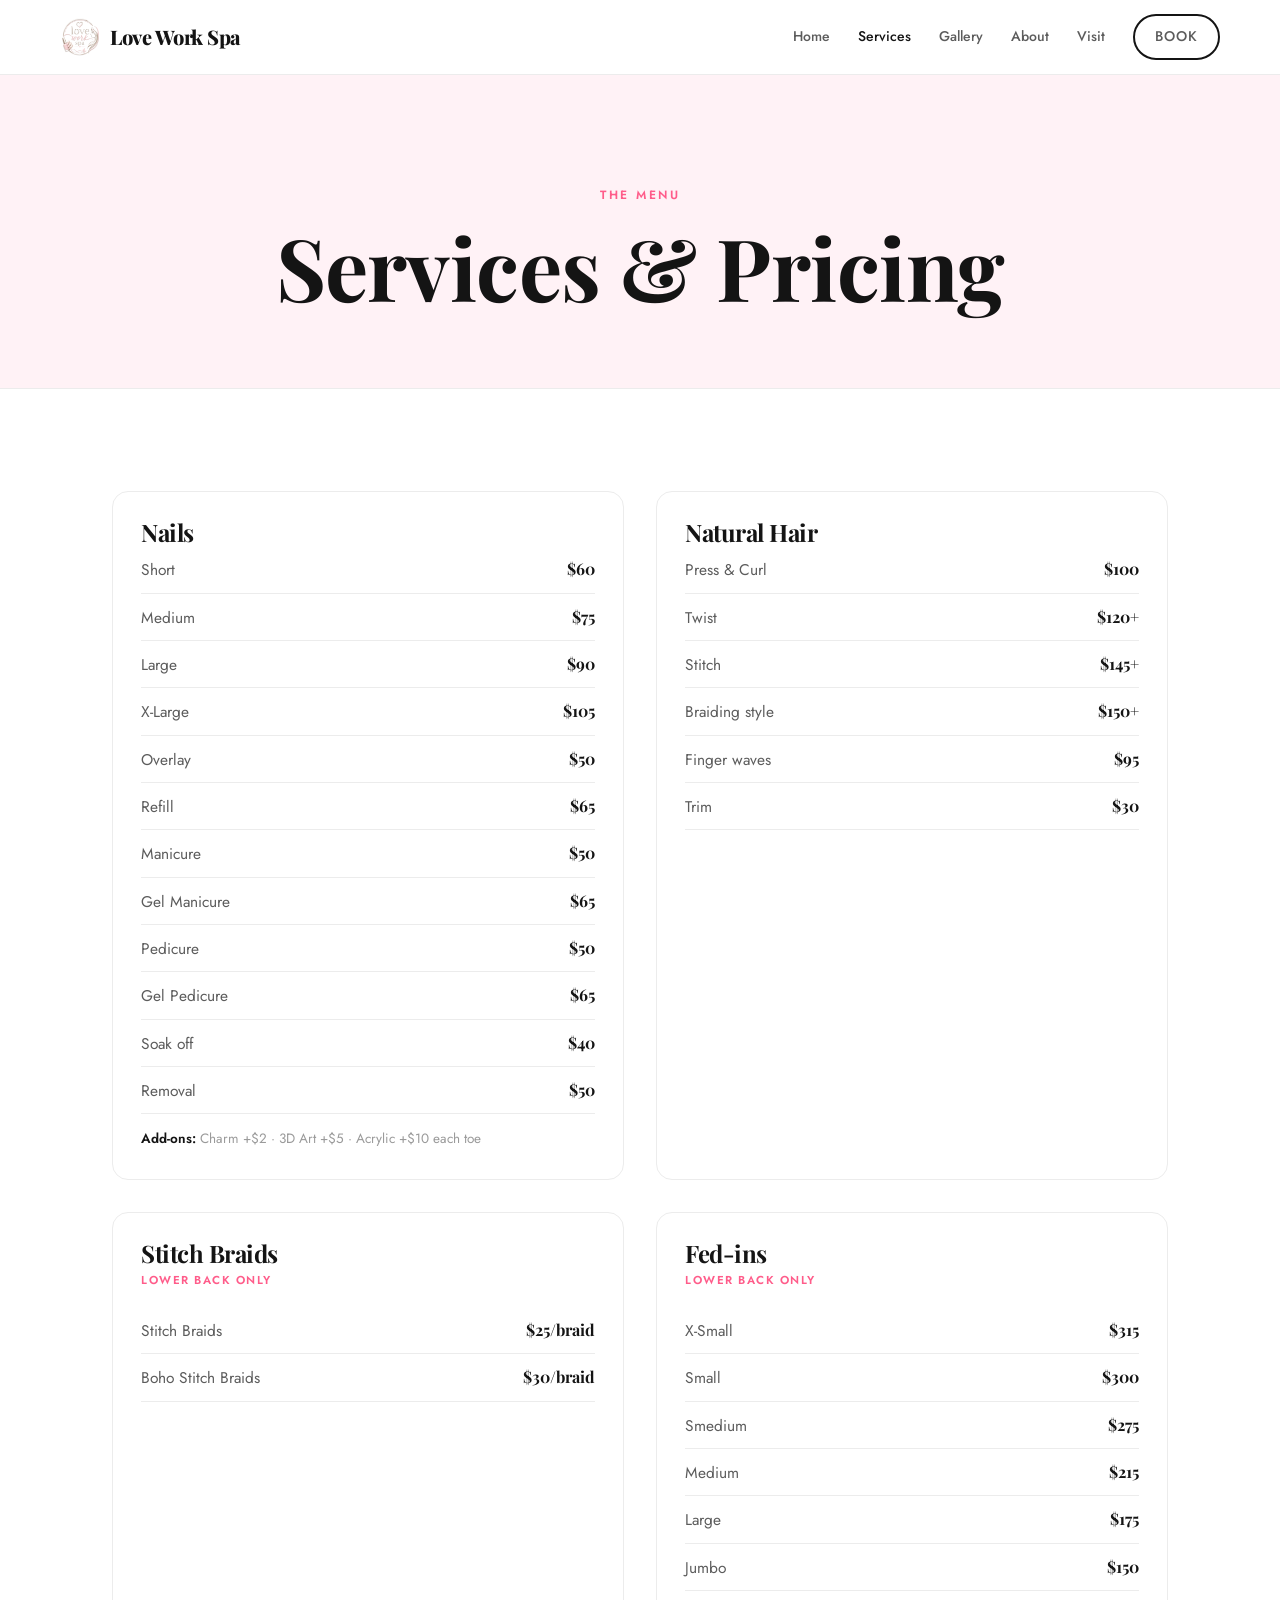
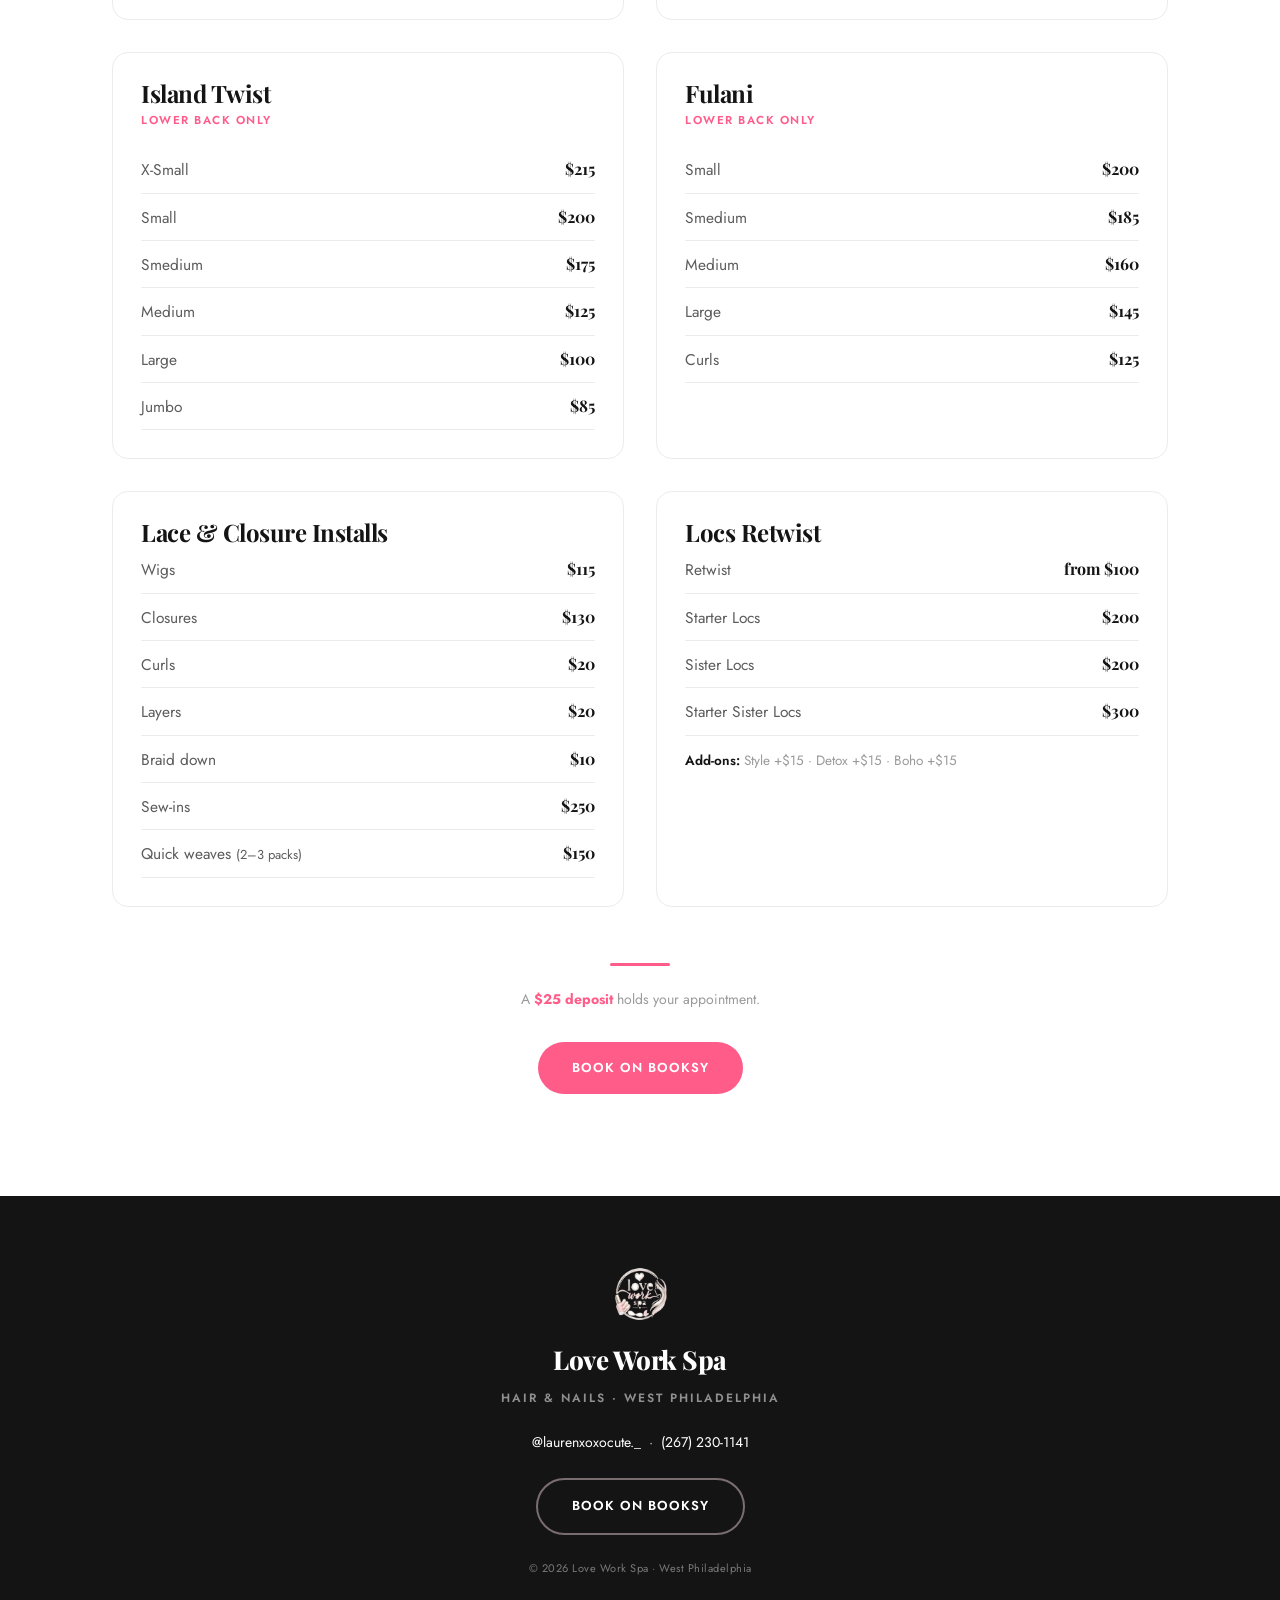
<file: services.html>
<!doctype html>
<html lang="en">
<head>
<meta charset="utf-8">
<meta name="viewport" content="width=device-width, initial-scale=1">
<title>Services & Pricing — Love Work Spa</title>
<link rel="preconnect" href="https://fonts.googleapis.com">
<link rel="preconnect" href="https://fonts.gstatic.com" crossorigin>
<link href="https://fonts.googleapis.com/css2?family=Playfair+Display:ital,wght@0,500;0,600;0,700;0,800;1,600&family=Jost:wght@300;400;500&display=swap" rel="stylesheet">
<link rel="stylesheet" href="style.css">
<link rel="icon" href="brand/logo-transparent.png">
</head>
<body>

<header class="site-header">
  <div class="wrap nav">
    <a href="index.html" class="logo-link"><img src="brand/logo-transparent.png" alt="Love Work Spa"><span>Love Work Spa</span></a>
    <nav class="menu">
      <a href="index.html">Home</a>
      <a href="services.html" class="active">Services</a>
      <a href="gallery.html">Gallery</a>
      <a href="about.html">About</a>
      <a href="book.html">Visit</a>
      <a class="btn btn-line" href="https://booksy.com/en-us/1821512_love-work-spa_nail-salon_134598_philadelphia" target="_blank" rel="noopener">Book</a>
    </nav>
  </div>
</header>

<div class="page-hero">
  <div class="wrap">
    <div class="kicker">The Menu</div>
    <h1>Services &amp; Pricing</h1>
  </div>
</div>

<section>
  <div class="wrap">
    <div class="menu-grid">

      <div class="cat">
        <h3>Nails</h3>
        <div class="line"><span>Short</span><span class="d">$60</span></div>
        <div class="line"><span>Medium</span><span class="d">$75</span></div>
        <div class="line"><span>Large</span><span class="d">$90</span></div>
        <div class="line"><span>X-Large</span><span class="d">$105</span></div>
        <div class="line"><span>Overlay</span><span class="d">$50</span></div>
        <div class="line"><span>Refill</span><span class="d">$65</span></div>
        <div class="line"><span>Manicure</span><span class="d">$50</span></div>
        <div class="line"><span>Gel Manicure</span><span class="d">$65</span></div>
        <div class="line"><span>Pedicure</span><span class="d">$50</span></div>
        <div class="line"><span>Gel Pedicure</span><span class="d">$65</span></div>
        <div class="line"><span>Soak off</span><span class="d">$40</span></div>
        <div class="line"><span>Removal</span><span class="d">$50</span></div>
        <div class="add"><b>Add-ons:</b> Charm +$2 · 3D Art +$5 · Acrylic +$10 each toe</div>
      </div>

      <div class="cat">
        <h3>Natural Hair</h3>
        <div class="line"><span>Press &amp; Curl</span><span class="d">$100</span></div>
        <div class="line"><span>Twist</span><span class="d">$120+</span></div>
        <div class="line"><span>Stitch</span><span class="d">$145+</span></div>
        <div class="line"><span>Braiding style</span><span class="d">$150+</span></div>
        <div class="line"><span>Finger waves</span><span class="d">$95</span></div>
        <div class="line"><span>Trim</span><span class="d">$30</span></div>
      </div>

      <div class="cat">
        <h3>Stitch Braids</h3>
        <div class="sub">Lower back only</div>
        <div class="line"><span>Stitch Braids</span><span class="d">$25/braid</span></div>
        <div class="line"><span>Boho Stitch Braids</span><span class="d">$30/braid</span></div>
      </div>

      <div class="cat">
        <h3>Fed-ins</h3>
        <div class="sub">Lower back only</div>
        <div class="line"><span>X-Small</span><span class="d">$315</span></div>
        <div class="line"><span>Small</span><span class="d">$300</span></div>
        <div class="line"><span>Smedium</span><span class="d">$275</span></div>
        <div class="line"><span>Medium</span><span class="d">$215</span></div>
        <div class="line"><span>Large</span><span class="d">$175</span></div>
        <div class="line"><span>Jumbo</span><span class="d">$150</span></div>
      </div>

      <div class="cat">
        <h3>Island Twist</h3>
        <div class="sub">Lower back only</div>
        <div class="line"><span>X-Small</span><span class="d">$215</span></div>
        <div class="line"><span>Small</span><span class="d">$200</span></div>
        <div class="line"><span>Smedium</span><span class="d">$175</span></div>
        <div class="line"><span>Medium</span><span class="d">$125</span></div>
        <div class="line"><span>Large</span><span class="d">$100</span></div>
        <div class="line"><span>Jumbo</span><span class="d">$85</span></div>
      </div>

      <div class="cat">
        <h3>Fulani</h3>
        <div class="sub">Lower back only</div>
        <div class="line"><span>Small</span><span class="d">$200</span></div>
        <div class="line"><span>Smedium</span><span class="d">$185</span></div>
        <div class="line"><span>Medium</span><span class="d">$160</span></div>
        <div class="line"><span>Large</span><span class="d">$145</span></div>
        <div class="line"><span>Curls</span><span class="d">$125</span></div>
      </div>

      <div class="cat">
        <h3>Lace &amp; Closure Installs</h3>
        <div class="line"><span>Wigs</span><span class="d">$115</span></div>
        <div class="line"><span>Closures</span><span class="d">$130</span></div>
        <div class="line"><span>Curls</span><span class="d">$20</span></div>
        <div class="line"><span>Layers</span><span class="d">$20</span></div>
        <div class="line"><span>Braid down</span><span class="d">$10</span></div>
        <div class="line"><span>Sew-ins</span><span class="d">$250</span></div>
        <div class="line"><span>Quick weaves <small>(2–3 packs)</small></span><span class="d">$150</span></div>
      </div>

      <div class="cat">
        <h3>Locs Retwist</h3>
        <div class="line"><span>Retwist</span><span class="d">from $100</span></div>
        <div class="line"><span>Starter Locs</span><span class="d">$200</span></div>
        <div class="line"><span>Sister Locs</span><span class="d">$200</span></div>
        <div class="line"><span>Starter Sister Locs</span><span class="d">$300</span></div>
        <div class="add"><b>Add-ons:</b> Style +$15 · Detox +$15 · Boho +$15</div>
      </div>

    </div>

    <hr class="rule" style="margin-top:56px">
    <p class="deposit">A <b>$25 deposit</b> holds your appointment.</p>
    <div class="center" style="margin-top:30px">
      <a class="btn btn-solid" href="https://booksy.com/en-us/1821512_love-work-spa_nail-salon_134598_philadelphia" target="_blank" rel="noopener">Book on Booksy</a>
    </div>
  </div>
</section>

<footer class="site-footer">
  <div class="wrap">
    <img class="foot-logo" src="brand/logo-transparent.png" alt="Love Work Spa">
    <div class="fname">Love Work Spa</div>
    <div class="ftag">Hair &amp; Nails · West Philadelphia</div>
    <div class="flinks"><a href="https://instagram.com/laurenxoxocute._" target="_blank" rel="noopener">@laurenxoxocute._</a> &nbsp;·&nbsp; <a href="sms:+12672301141">(267) 230-1141</a></div>
    <a class="btn btn-line" style="border-color:#7a6d70;color:#fff" href="https://booksy.com/en-us/1821512_love-work-spa_nail-salon_134598_philadelphia" target="_blank" rel="noopener">Book on Booksy</a>
    <div class="copy">© 2026 Love Work Spa · West Philadelphia</div>
  </div>
</footer>

</body>
</html>
</file>
<file: style.css>
/* ===== Love Work Spa — Modern & Bold ===== */
:root{
  --pink:#ff5c8a; --pink-deep:#e63f70; --tint:#ffd6e2; --blush-soft:#fff2f6;
  --ink:#141414; --soft-ink:#5c5c5c; --mut:#9a9a9a; --line:#ececec; --bg:#ffffff;
  --display:'Playfair Display',Georgia,serif;
  --sans:'Jost',-apple-system,BlinkMacSystemFont,'Segoe UI',Helvetica,sans-serif;
  --serif:'Playfair Display',Georgia,serif;
}
*{box-sizing:border-box;}
html{scroll-behavior:smooth;}
body{margin:0;background:var(--bg);color:var(--ink);font-family:var(--sans);
     font-weight:400;font-size:17px;line-height:1.7;-webkit-font-smoothing:antialiased;}
img{max-width:100%;display:block;}
a{color:inherit;text-decoration:none;}
.wrap{max-width:1160px;margin:0 auto;padding:0 clamp(20px,5vw,52px);}

h1,h2,h3{font-family:var(--display);font-weight:700;margin:0;line-height:1.08;letter-spacing:-0.5px;color:var(--ink);}
h1{font-size:clamp(40px,7.5vw,86px);}
h2{font-size:clamp(30px,4.6vw,54px);}
h3{font-size:22px;letter-spacing:-.5px;}
p{margin:0 0 1em;color:var(--soft-ink);}

.kicker{font-family:var(--sans);text-transform:uppercase;letter-spacing:2.5px;
        font-size:12px;font-weight:600;color:var(--pink);margin-bottom:16px;}
.rule{width:60px;height:3px;background:var(--pink);margin:22px auto;border:0;border-radius:2px;}
.center{text-align:center;}

.btn{display:inline-block;font-family:var(--sans);font-size:13px;font-weight:600;
     letter-spacing:1px;text-transform:uppercase;padding:15px 34px;border-radius:999px;transition:transform .18s ease, background .18s ease, box-shadow .18s ease;cursor:pointer;}
.btn-solid{background:var(--pink);color:#fff;}
.btn-solid:hover{background:var(--pink-deep);}
.btn-line{border:2px solid var(--ink);color:var(--ink);}
.btn-line:hover{background:var(--ink);color:#fff;}
.btn-ivory{background:#fff;color:var(--pink-deep);}
.btn-ivory:hover{background:var(--tint);}

/* header */
.site-header{position:sticky;top:0;z-index:80;background:rgba(255,255,255,.92);
  backdrop-filter:blur(10px);border-bottom:1px solid var(--line);}
.nav{display:flex;align-items:center;justify-content:space-between;gap:20px;padding:14px 0;}
.logo-link{display:flex;align-items:center;gap:10px;}
.logo-link img{height:40px;width:40px;object-fit:contain;}
.logo-link span{font-family:var(--display);font-size:20px;font-weight:800;letter-spacing:-.5px;}
.menu{display:flex;align-items:center;gap:28px;}
.menu a{font-size:14px;font-weight:500;color:var(--soft-ink);transition:.2s;}
.menu a:hover,.menu a.active{color:var(--ink);}
.menu .btn-line{padding:9px 20px;}
@media(max-width:820px){ .menu a:not(.btn-line){display:none;} .logo-link span{display:none;} }

section{padding:clamp(60px,8vw,110px) 0;}
.sec-head{max-width:640px;margin:0 auto clamp(36px,5vw,58px);text-align:center;}
.sec-head p{color:var(--soft-ink);}

.page-hero{background:var(--blush-soft);text-align:center;
  padding:clamp(64px,9vw,110px) 0 clamp(46px,6vw,74px);border-bottom:1px solid var(--line);}

/* home hero */
.hero{text-align:center;padding:clamp(50px,7vw,90px) 0 clamp(60px,8vw,100px);
  background:radial-gradient(130% 90% at 50% 0%, var(--blush-soft), #fff 62%);}
.hero .logo{width:clamp(120px,16vw,168px);margin:0 auto 22px;}
.hero h1{font-style:normal;}
.hero .lead{max-width:560px;margin:20px auto 32px;font-size:19px;color:var(--soft-ink);}
.hero .cta{display:flex;gap:14px;justify-content:center;flex-wrap:wrap;}
.hero .meta{margin-top:28px;font-size:12px;letter-spacing:1.5px;text-transform:uppercase;color:var(--mut);font-weight:600;}

/* trio */
.trio{display:grid;grid-template-columns:repeat(3,1fr);gap:clamp(18px,3vw,26px);text-align:center;}
.trio .t{padding:40px 26px;border-radius:26px;transition:transform .2s ease, box-shadow .2s ease;}
.trio .t:nth-child(1){background:#ffe9f1;}
.trio .t:nth-child(2){background:#fff2e9;}
.trio .t:nth-child(3){background:#fbe6f4;}
.trio .t:hover{transform:translateY(-6px) rotate(-1.2deg);box-shadow:0 28px 50px -26px rgba(255,92,138,.75);}
.trio .t .icon{margin-bottom:16px;line-height:0;}
.trio .t .icon svg{width:46px;height:46px;display:inline-block;}
.trio .t h3{margin-bottom:10px;}
.trio .t p{font-size:15px;color:#836e76;}
.trio .t .price{display:inline-block;margin-top:8px;font-family:var(--sans);font-weight:600;font-size:13px;
  letter-spacing:.5px;color:#fff;background:var(--pink);padding:8px 18px;border-radius:999px;}
@media(max-width:720px){ .trio{grid-template-columns:1fr;} }

/* showcase */
.showcase{display:grid;grid-template-columns:repeat(3,1fr);gap:16px;}
.showcase img{aspect-ratio:4/5;object-fit:cover;border-radius:12px;}
@media(max-width:720px){ .showcase{grid-template-columns:1fr 1fr;} }

/* quote (dark) */
.quote{background:var(--ink);}
.quote blockquote{max-width:820px;margin:0 auto;text-align:center;font-family:var(--display);
  font-weight:700;font-size:clamp(26px,4vw,44px);line-height:1.2;letter-spacing:-0.5px;color:#fff;}
.quote .by{margin-top:22px;font-family:var(--sans);font-size:13px;font-weight:600;
  letter-spacing:2px;text-transform:uppercase;color:var(--pink);}
.quote .btn-line{border-color:#fff;color:#fff;}
.quote .btn-line:hover{background:#fff;color:var(--ink);}

/* band */
.band{background:var(--pink);color:#fff;text-align:center;}
.band h2{color:#fff;} .band .kicker{color:#fff;opacity:.9;} .band p{color:rgba(255,255,255,.92);}

/* services */
.menu-grid{display:grid;grid-template-columns:repeat(2,1fr);gap:clamp(22px,3vw,32px);}
@media(max-width:760px){ .menu-grid{grid-template-columns:1fr;} }
.cat{padding:28px;border:1px solid var(--line);border-radius:16px;}
.cat h3{font-size:24px;}
.cat .sub{font-size:11.5px;font-weight:600;letter-spacing:1.5px;text-transform:uppercase;color:var(--pink);margin:4px 0 16px;}
.cat .line{display:flex;justify-content:space-between;gap:16px;align-items:baseline;
  padding:9px 0;border-bottom:1px solid var(--line);font-size:15.5px;color:var(--soft-ink);}
.cat .line .d{font-family:var(--display);font-weight:700;font-size:16px;color:var(--ink);white-space:nowrap;}
.cat .add{margin-top:14px;font-size:13.5px;color:var(--mut);}
.cat .add b{color:var(--ink);font-weight:600;}

/* gallery */
.gal{columns:3;column-gap:14px;}
.gal img{width:100%;margin-bottom:14px;border-radius:12px;break-inside:avoid;}
@media(max-width:900px){ .gal{columns:2;} }
@media(max-width:520px){ .gal{columns:1;} }

/* about */
.about-body{max-width:720px;margin:0 auto;text-align:center;}
.about-body p{font-size:19px;line-height:1.85;}
.first-letter::first-letter{font-family:var(--display);font-weight:800;font-size:58px;
  float:left;line-height:.8;padding:6px 12px 0 0;color:var(--pink);}

/* info */
.info{display:grid;grid-template-columns:repeat(2,1fr);gap:14px;max-width:760px;margin:0 auto clamp(32px,5vw,48px);}
.info .cell{background:var(--blush-soft);padding:30px 26px;text-align:center;border-radius:14px;}
.info .lab{font-size:11px;font-weight:600;letter-spacing:2px;text-transform:uppercase;color:var(--pink);margin-bottom:8px;}
.info .val{font-family:var(--display);font-weight:700;font-size:20px;color:var(--ink);letter-spacing:-.5px;}
.info .val a{border-bottom:2px solid var(--tint);}
@media(max-width:560px){ .info{grid-template-columns:1fr;} }
.deposit{text-align:center;color:var(--mut);font-size:14px;margin-top:8px;}
.deposit b{color:var(--pink);}

/* footer */
.site-footer{background:var(--ink);color:#c9c9c9;text-align:center;padding:clamp(46px,6vw,70px) 0;}
.site-footer .foot-logo{height:56px;margin:0 auto 16px;}
.site-footer .fname{font-family:var(--display);font-weight:800;font-size:26px;color:#fff;letter-spacing:-.5px;margin-bottom:6px;}
.site-footer .ftag{font-size:12px;font-weight:600;letter-spacing:2px;text-transform:uppercase;color:#8f8f8f;margin-bottom:22px;}
.site-footer a{color:#fff;}
.site-footer .flinks{font-size:14px;margin-bottom:24px;}
.site-footer .btn-line{border-color:#fff;color:#fff;}
.site-footer .btn-line:hover{background:#fff;color:var(--ink);}
.site-footer .copy{margin-top:24px;font-size:11px;letter-spacing:.5px;color:#7a7a7a;}
</file>
